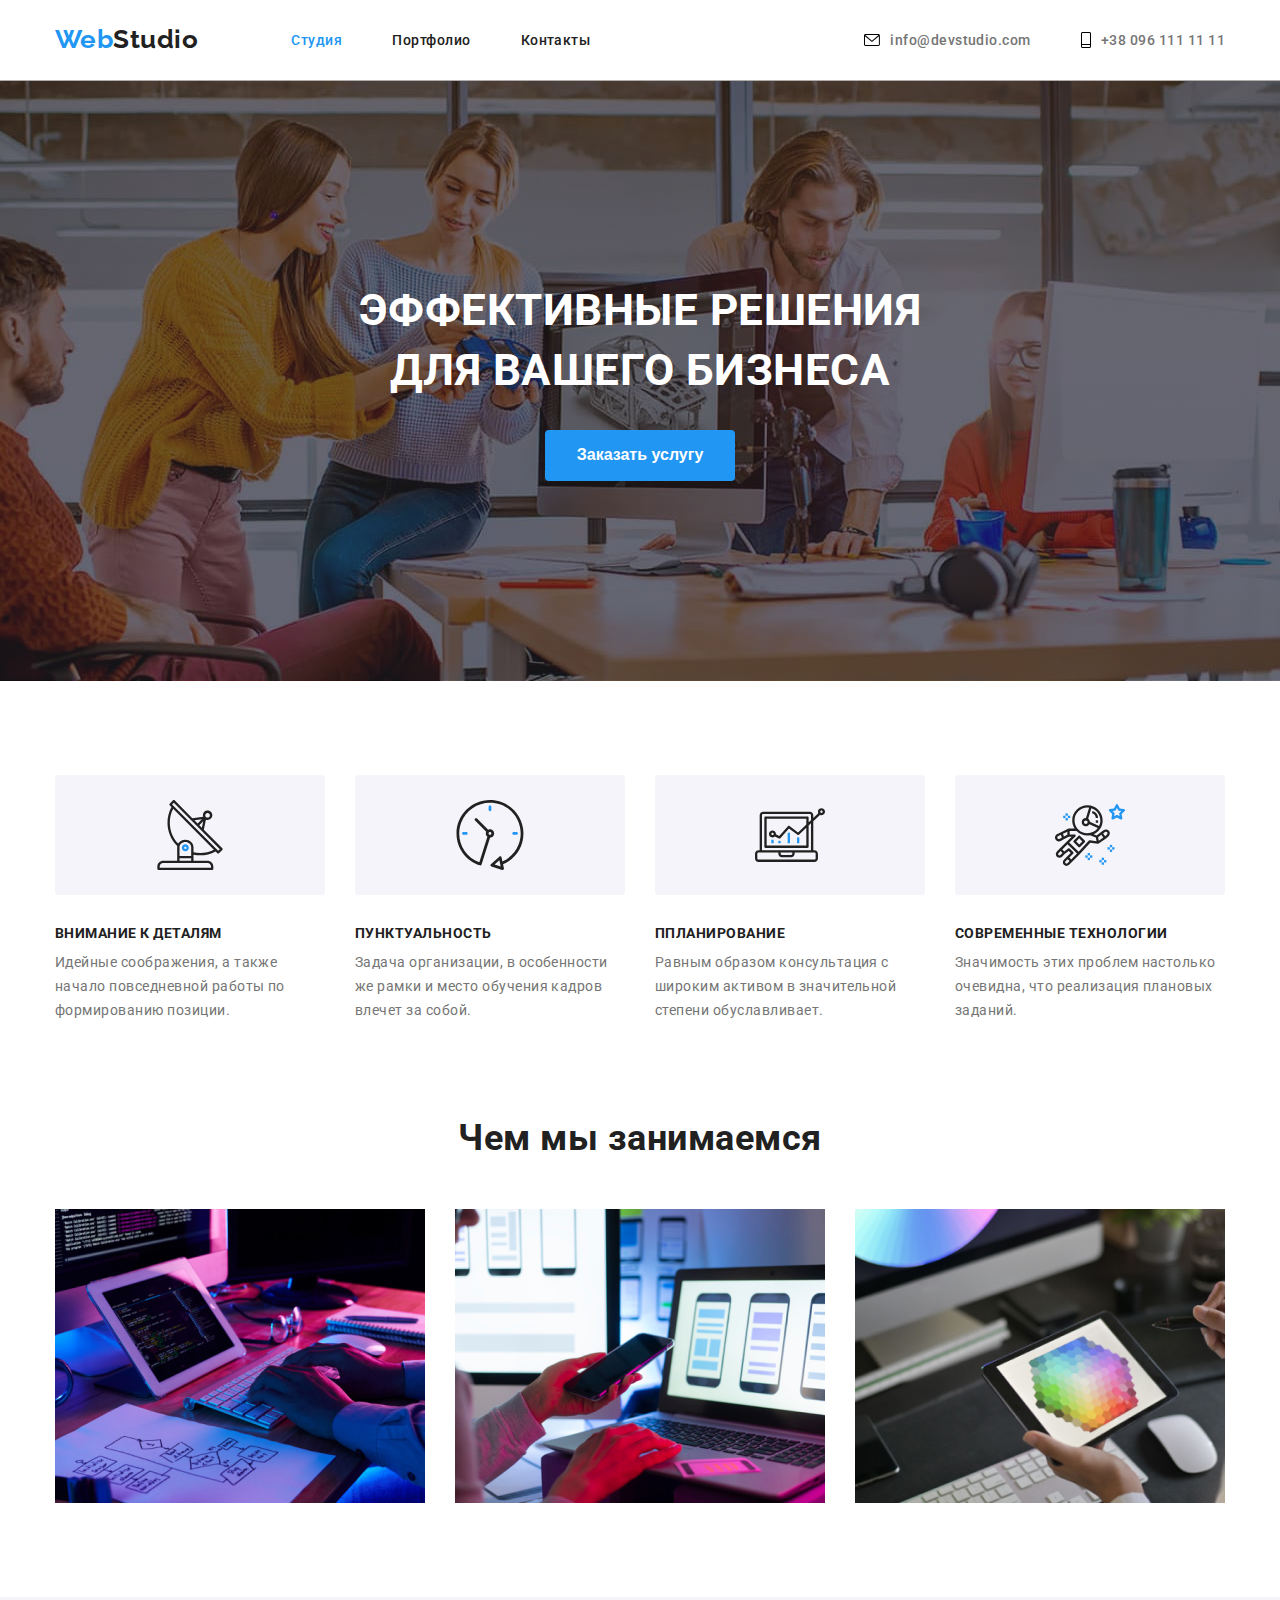
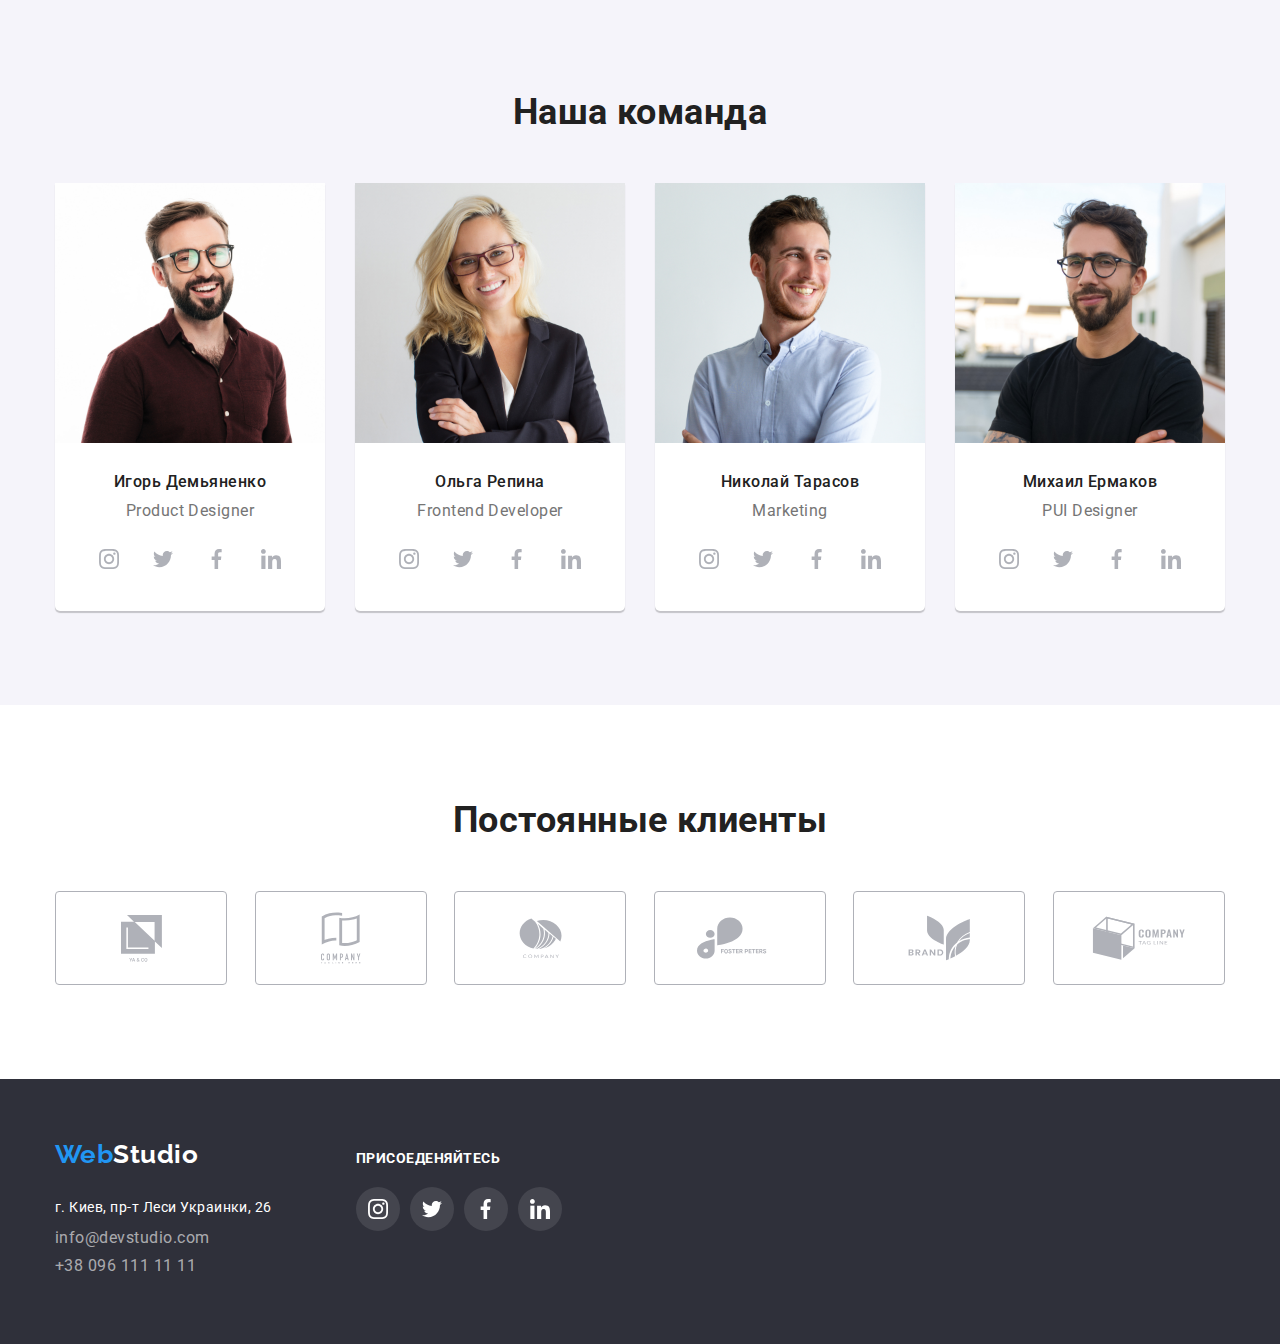
<file: index.html>
<!DOCTYPE html>
 <html lang="ru">
    <head>
        <meta charset="UTF-8">
        <meta http-equiv="X-UA-Compatible" content="IE=edge">
        <meta name="viewport" content="width=device-width, initial-scale=1.0">
        <title>WebStudio</title>
        <link rel="stylesheet" href="./css/modern-normalize.css">
        <link rel="preconnect" href="https://fonts.gstatic.com">
        <link href="https://fonts.googleapis.com/css2?family=Raleway:wght@700&family=Roboto:wght@400;500;700;900&display=swap"
            rel="stylesheet">
        <!-- font-family: 'Raleway', sans-serif;
                        font-family: 'Roboto', sans-serif; -->
        <link rel="stylesheet" href="./css/style.css">
    </head>

    <body>
        <header class="heder">
            <div class="container nav-row">                
                <a href="#" class="logo">Web<span class="logo-black">Studio</span></a>
                <nav class="nav">
                    <ul class="nav-list">
                        <li class="nav-item"><a href="./index.html" class="current link" >Студия</a></li>
                        <li class="nav-item"><a href="./portfolio.html" class="link" >Портфолио</a></li>
                        <li class="nav-item"><a href="#" class="link" >Контакты</a></li>
                    </ul>
                </nav>
                <ul class="mail-list">
                    <li class="mail-item">
                        <svg class="mail phone" width="16" height="12" >
                            <use href="./images/ikons/sprite.svg#icon-mail"></use>
                        </svg>
                        <a href="mail:info@devstudio.com" class="link">info@devstudio.com</a>
                    </li>
                    <li class="mail-item">
                        <svg class="mail letter" width="10" height="16" >
                            <use href="./images/ikons/sprite.svg#icon-phone"></use>
                        </svg>
                        
                        <a href="tel:+380961111111" class="link">+38 096 111 11 11</a>
                    </li>
                </ul>                               
            </div>        
        </header>

        <main>
               
            <section class="hero">
                <div class="overlay ">
                    <h1 class="hero-title">ЭФФЕКТИВНЫЕ РЕШЕНИЯ <br> ДЛЯ ВАШЕГО БИЗНЕСА</h1>
                    <button type="button" class="hero-button">Заказать услугу</button>
                </div>                
            </section>

            <section class="container">
                <ul class="care">                    
                    <li class="care-list">
                        <div class="care-ikons">
                            <svg class="mark">
                                <use href="./images/ikons/sprite.svg#icon-antenna"></use>
                            </svg>
                        </div>
                        <h3 class="title">ВНИМАНИЕ К ДЕТАЛЯМ</h3>
                        <p class="text">Идейные соображения, а также начало повседневной работы по формированию позиции.</p>
                    </li>
                    <li class="care-list">
                        <div class="care-ikons">
                            <svg class="mark">
                                <use  href="./images/ikons/sprite.svg#icon-clock"></use>
                            </svg>
                        </div>
                        <h3 class="title">ПУНКТУАЛЬНОСТЬ</h3>
                        <p class="text">Задача организации, в особенности же рамки и место обучения кадров влечет за собой.</p>
                    </li>
                    <li class="care-list">
                        <div class="care-ikons">
                            <svg class="mark">
                                <use href="./images/ikons/sprite.svg#icon-diagram"></use>
                            </svg>
                        </div>
                        <h3 class="title">ППЛАНИРОВАНИЕ</h3>
                        <p class="text">Равным образом консультация с широким активом в значительной степени обуславливает.</p>
                    </li>
                    <li class="care-list">
                        <div class="care-ikons">
                            <svg class="mark">
                                <use href="./images/ikons/sprite.svg#icon-astronaut"></use>
                            </svg>
                        </div>
                        <h3 class="title">СОВРЕМЕННЫЕ ТЕХНОЛОГИИ</h3>
                        <p class="text">Значимость этих проблем настолько очевидна, что реализация плановых заданий.</p>
                    </li>
                </ul>
            </section>
            
            <section class="container backdrop">
                
                <h2 class="title our-busyness">Чем мы занимаемся</h2>
                <ul class="busyness">
                    <li class="busyness-list">
                        <img src="./images/img.jpg" alt="desktop" width="370">
                    </li>
                    <li class="busyness-list">
                        <img src="./images/img1.jpg" alt="laptop" width="370">
                    </li>
                    <li class="busyness-list">
                        <img src="./images/img2.jpg" alt="tablet" width="370">
                    </li>
                </ul>
                
            </section>
            
            <section class="section-staff">
                <div class="staff">

                    <h2 class="title our-staff">Наша команда</h2>
                    <ul class="staff-row">
                        <li class="staff-list">
                            <img src="./images/photo.jpg" alt="employee" width="270">
                            <h4 class="staf-title">Игорь Демьяненко</h4>
                            <p class="text-stuff">Product Designer</p>
                            <ul class="ikons-list">
                                <li class="ikons-items">
                                    <a class="ikons" href="#">
                                        <svg class="icon">
                                            <use href="./images/ikons/sprite.svg#icon-instagram"></use>
                                        </svg>
                                    </a>
                                </li>
                                <li class="ikons-items">
                                    <a class="ikons" href="#"> 
                                        <svg class="icon">
                                        <use href="./images/ikons/sprite.svg#icon-tvitter"></use>
                                        </svg> 
                                    </a>
                                </li>
                                <li class="ikons-items">
                                    <a class="ikons" href="#"> 
                                        <svg class="icon">
                                        <use href="./images/ikons/sprite.svg#icon-facebook"></use>
                                        </svg>
                                    </a>
                                </li>
                                <li class="ikons-items">
                                    <a class="ikons" href="#"> 
                                        <svg class="icon">
                                        <use href="./images/ikons/sprite.svg#icon-linkedin"></use>
                                        </svg>
                                    </a>
                                </li>
                            </ul>
                        </li>
                        <li class="staff-list">
                            <img src="./images/photo1.jpg" alt="employee" width="270">
                            <h4 class="staf-title">Ольга Репина</h4>
                            <p class="text-stuff">Frontend Developer</p>
                            <ul class="ikons-list">
                                <li class="ikons-items">
                                    <a class="ikons" href="#">
                                        <svg class="icon">
                                            <use href="./images/ikons/sprite.svg#icon-instagram"></use>
                                        </svg>
                                    </a>
                                </li>
                                <li class="ikons-items">
                                    <a class="ikons" href="#">
                                        <svg class="icon">
                                            <use href="./images/ikons/sprite.svg#icon-tvitter"></use>
                                        </svg>
                                    </a>
                                </li>
                                <li class="ikons-items">
                                    <a class="ikons" href="#">
                                        <svg class="icon">
                                            <use href="./images/ikons/sprite.svg#icon-facebook"></use>
                                        </svg>
                                    </a>
                                </li>
                                <li class="ikons-items">
                                    <a class="ikons" href="#">
                                        <svg class="icon">
                                            <use href="./images/ikons/sprite.svg#icon-linkedin"></use>
                                        </svg>
                                    </a>
                                </li>
                            </ul>
                        </li>
                        <li class="staff-list">
                            <img src="./images/photo2.jpg" alt="employee" width="270">
                            <h4 class="staf-title">Николай Тарасов</h4>
                            <p class="text-stuff">Marketing</p>
                            <ul class="ikons-list">
                                <li class="ikons-items">
                                    <a class="ikons" href="#">
                                        <svg class="icon">
                                            <use href="./images/ikons/sprite.svg#icon-instagram"></use>
                                        </svg>
                                    </a>
                                </li>
                                <li class="ikons-items">
                                    <a class="ikons" href="#">
                                        <svg class="icon">
                                            <use href="./images/ikons/sprite.svg#icon-tvitter"></use>
                                        </svg>
                                    </a>
                                </li>
                                <li class="ikons-items">
                                    <a class="ikons" href="#">
                                        <svg class="icon">
                                            <use href="./images/ikons/sprite.svg#icon-facebook"></use>
                                        </svg>
                                    </a>
                                </li>
                                <li class="ikons-items">
                                    <a class="ikons" href="#">
                                        <svg class="icon">
                                            <use href="./images/ikons/sprite.svg#icon-linkedin"></use>
                                        </svg>
                                    </a>
                                </li>
                            </ul>
                        </li>
                        <li class="staff-list">
                            <img src="./images/photo3.jpg" alt="employee" width="270">
                            <h4 class="staf-title">Михаил Ермаков</h4>
                            <p class="text-stuff">PUI Designer</p>
                            <ul class="ikons-list">
                                <li class="ikons-items">
                                    <a class="ikons" href="#">
                                        <svg class="icon">
                                            <use href="./images/ikons/sprite.svg#icon-instagram"></use>
                                        </svg>
                                    </a>
                                </li>
                                <li class="ikons-items">
                                    <a class="ikons" href="#">
                                        <svg class="icon">
                                            <use href="./images/ikons/sprite.svg#icon-tvitter"></use>
                                        </svg>
                                    </a>
                                </li>
                                <li class="ikons-items">
                                    <a class="ikons" href="#">
                                        <svg class="icon">
                                            <use href="./images/ikons/sprite.svg#icon-facebook"></use>
                                        </svg>
                                    </a>
                                </li>
                                <li class="ikons-items">
                                    <a class="ikons" href="#">
                                        <svg class="icon">
                                            <use href="./images/ikons/sprite.svg#icon-linkedin"></use>
                                        </svg>
                                    </a>
                                </li>
                            </ul>
                        </li>
                    </ul>
                </div>
                </section>

                <section class="client">
                    <div class="container">
                        <h2 class="client-title">Постоянные клиенты</h2>
                        <ul class="client-list">
                            <li class="client-item">
                                <svg class="icon-client" width="41" height="47">
                                    <use class="client-logo" href="./images/ikons/sprite.svg#icon-yaco"></use>
                                </svg>
                            </li>
                            <li class="client-item">
                                <svg class="icon-client" width="40" height="52">
                                    <use href="./images/ikons/sprite.svg#icon-company" ></use>
                                </svg>
                            </li>
                            <li class="client-item">
                                <svg class="icon-client" width="43" height="42">
                                    <use href="./images/ikons/sprite.svg#icon-company2"></use>
                                </svg>
                            </li>
                            <li class="client-item">
                                <svg class="icon-client" width="86" height="auto">
                                    <use href="./images/ikons/sprite.svg#icon-foster"></use>
                                </svg>
                            </li>
                            <li class="client-item">
                                <svg class="icon-client" width="63" height="46">
                                    <use href="./images/ikons/sprite.svg#icon-brand"></use>
                                </svg>
                            </li>
                            <li class="client-item">
                                <svg class="icon-client" width="94" height="44">
                                    <use href="./images/ikons/sprite.svg#icon-tagline"></use>
                                </svg>
                            </li>
                        </ul>
                    </div>

                </section>
        
        </main>
        
        <footer>

            <div class="container  footer"> 
                 <div class="box-adres">
                    <a href="#" class="logo footer-logo">Web<span class="logo-white">Studio</span></a>
                    <address class="adress">
                        <ul class="adress-list">
                            <li class="adress-item">
                                <p class="text-adress"> г. Киев, пр-т Леси Украинки, 26</p>
                            </li>
                            <li class="address-link">
                                <a href="mail:info@devstudio.com">info@devstudio.com</a>
                            </li>
                            <li  class="address-link link-bottom">
                                <a href="tel:+380961111111">+38 096 111 11 11</a>
                            </li>
                        </ul>                
                    </address>
                </div>                              
                <section class="foter-ikons">
                    <h3 class="footer-title">ПРИСОЕДЕНЯЙТЕСЬ</h3>
                    <ul class="ikons-list">
                        <li class="ikons-items">
                            <a class="ikons" href="#">
                                <svg class="icon">
                                    <use href="./images/ikons/sprite.svg#icon-instagram"></use>
                                </svg>
                            </a>
                        </li>
                        <li class="ikons-items">
                            <a class="ikons" href="#">
                                <svg class="icon">
                                    <use href="./images/ikons/sprite.svg#icon-tvitter"></use>
                                </svg>
                            </a>
                        </li>
                        <li class="ikons-items">
                            <a class="ikons" href="#">
                                <svg class="icon">
                                    <use href="./images/ikons/sprite.svg#icon-facebook"></use>
                                </svg>
                            </a>
                        </li>
                        <li class="ikons-items">
                            <a class="ikons" href="#">
                                <svg class="icon">
                                    <use href="./images/ikons/sprite.svg#icon-linkedin"></use>
                                </svg>
                            </a>
                        </li>
                    </ul>
                    
                </section>              
            </div>         
                       
        </footer>
        
    </body>

 </html>
</file>
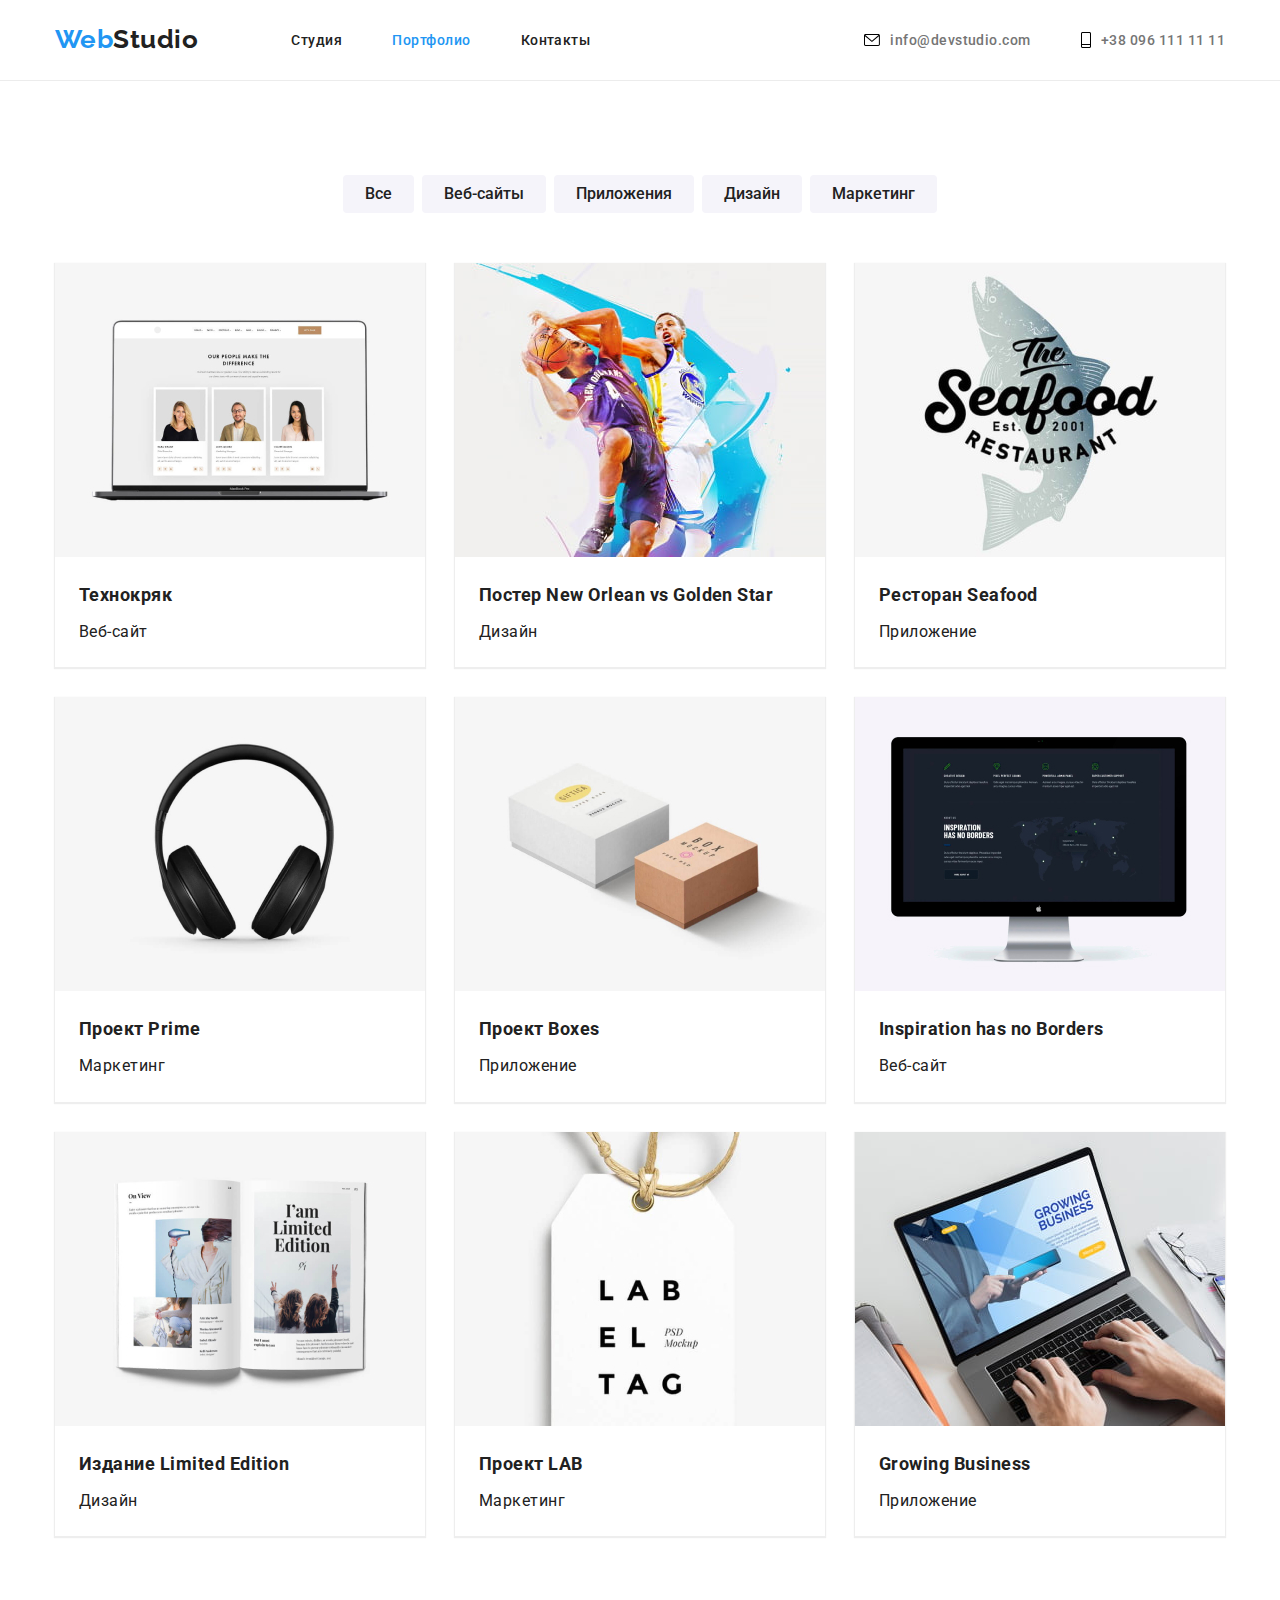
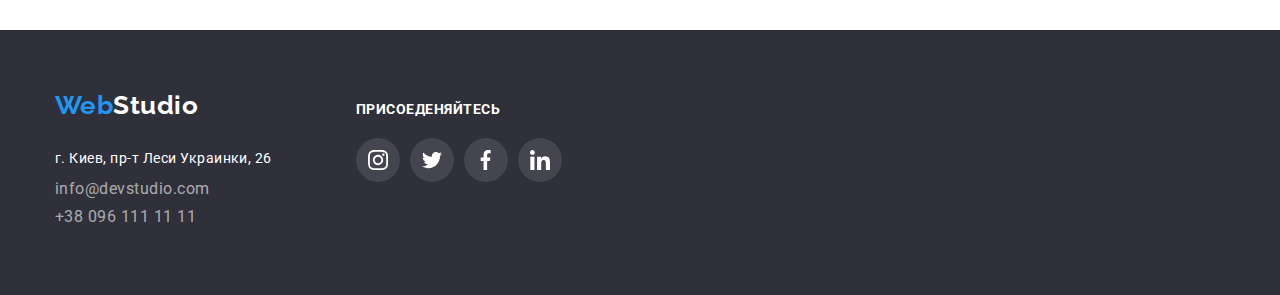
<file: portfolio.html>
<!DOCTYPE html>
 <html lang="ru">
    <head>
        <meta charset="UTF-8">
        <meta http-equiv="X-UA-Compatible" content="IE=edge">
        <meta name="viewport" content="width=device-width, initial-scale=1.0">
        <title>WebStudio</title>
        <link rel="stylesheet" href="./css/modern-normalize.css">
        <link rel="preconnect" href="https://fonts.gstatic.com">
        <link href="https://fonts.googleapis.com/css2?family=Raleway:wght@700&family=Roboto:wght@400;500;700;900&display=swap"
            rel="stylesheet">
            <!-- font-family: 'Raleway', sans-serif;
                font-family: 'Roboto', sans-serif; -->
        <link rel="stylesheet" href="./css/style.css">
    </head>

    <body>
        <header class="heder port-bord">
            <div class="container nav-row">
                <a href="#" class="logo">Web<span class="logo-black">Studio</span></a>
                <nav class="nav">
                    <ul class="nav-list">
                        <li class="nav-item"><a href="./index.html" class="link">Студия</a></li>
                        <li class="nav-item"><a href="./portfolio.html" class="current link">Портфолио</a></li>
                        <li class="nav-item"><a href="#" class="link">Контакты</a></li>
                    </ul>
                </nav>
                <ul class="mail-list">
                    <li class="mail-item">
                        <svg class="mail phone" width="16" height="12">
                            <use href="./images/ikons/sprite.svg#icon-mail"></use>
                        </svg>
                        <a href="mail:info@devstudio.com" class="link">info@devstudio.com</a>
                    </li>
                    <li class="mail-item">
                        <svg class="mail letter" width="10" height="16">
                            <use href="./images/ikons/sprite.svg#icon-phone"></use>
                        </svg>
                
                        <a href="tel:+380961111111" class="link">+38 096 111 11 11</a>
                    </li>
                </ul>
            </div>
        </header>

        <main>
           <section class="container-button">
               <div class="container">
                   <h2 hidden class="title">Навигация портфолио</h2>
                   <ul class="list-button">
                       <li class="item-button"><button type="button" >Все</button></li>
                       <li class="item-button"><button type="button" >Веб-сайты</button></li>
                       <li class="item-button"><button type="button" >Приложения</button></li>
                       <li class="item-button"><button type="button" >Дизайн</button></li>
                       <li class="item-button"><button type="button" >Маркетинг</button></li>
                    </ul>
                </div>
           </section> 
           <section class="portfolio">
               <div class="container">

                   <!-- <h2 hidden class="title">Портфолио</h2> -->
                   <ul class="portfolio-list">
                       <li class="portfolio-item">
                           <img src="./images/portfolio10.jpg" alt="laptop computer" width="370" height="294">
                           <div class="port-content">
                               <h3 class="item-title">Технокряк</h3>
                               <p class="item-text">Веб-сайт</p>
                            </div>
                        </li>
                        <li class="portfolio-item">
                            <img src="./images/portfolio11.jpg" alt="Two players in a ball jump" width="370" height="294">
                            <div class="port-content">
                                <h3 class="item-title">Постер New Orlean vs Golden Star</h3>
                                <p class="item-text">Дизайн</p>
                            </div>
                        </li>
                        <li class="portfolio-item">
                            <img src="./images/portfolio12.jpg" alt="logo of the restaurant Seafood" width="370" height="294">
                            <div class="port-content">
                                <h3 class="item-title">Ресторан Seafood</h3>
                                <p class="item-text">Приложение</p>
                            </div>
                        </li>
                        <li class="portfolio-item">
                            <img src="./images/portfolio13.jpg" alt="Headphones" width="370" height="294">
                            <div class="port-content">
                                <h3 class="item-title">Проект Prime</h3>
                                <p class="item-text">Маркетинг</p>
                            </div>
                        </li>
                        <li class="portfolio-item">
                            <img src="./images/portfolio14.jpg" alt="two boxes" width="370" height="294">
                            <div class="port-content">
                                <h3 class="item-title">Проект Boxes</h3>
                                <p class="item-text">Приложение</p>
                            </div>
                        </li>
                        <li class="portfolio-item">
                            <img src="./images/portfolio15.jpg" alt="computer monitor" width="370" height="294">
                            <div class="port-content">
                                <h3 class="item-title">Inspiration has no Borders</h3>
                                <p class="item-text">Веб-сайт</p>
                            </div>
                        </li>
                        <li class="portfolio-item">
                            <img src="./images/portfolio16.jpg" alt="journal Limited Edition" width="370" height="294">
                            <div class="port-content">
                                <h3 class="item-title">Издание Limited Edition</h3>
                                <p class="item-text">Дизайн</p>
                            </div>
                        </li>
                        <li class="portfolio-item">
                            <img src="./images/portfolio17.jpg" alt="plate with the LAB logo" width="370" height="294">
                            <div class="port-content">
                                <h3 class="item-title">Проект LAB</h3>
                                <p class="item-text">Маркетинг</p>
                            </div>
                        </li>
                        <li class="portfolio-item">
                            <img src="./images/portfolio18.jpg" alt="laptop computer" width="370" height="294">
                            <div class="port-content">
                                <h3 class="item-title">Growing Business</h3>
                                <p class="item-text">Приложение</p>
                            </div>
                        </li>                                              
                    </ul>
                </div>
                </section>           

        </main>
        
    <footer>
    
        <div class="container  footer">
            <div class="box-adres">
                <a href="#" class="logo footer-logo">Web<span class="logo-white">Studio</span></a>
                <address class="adress">
                    <ul class="adress-list">
                        <li class="adress-item">
                            <p class="text-adress"> г. Киев, пр-т Леси Украинки, 26</p>
                        </li>
                        <li class="address-link">
                            <a href="mail:info@devstudio.com">info@devstudio.com</a>
                        </li>
                        <li class="address-link link-bottom">
                            <a href="tel:+380961111111">+38 096 111 11 11</a>
                        </li>
                    </ul>
                </address>
            </div>
            <section class="foter-ikons">
                <h3 class="footer-title">ПРИСОЕДЕНЯЙТЕСЬ</h3>
                <ul class="ikons-list">
                    <li class="ikons-items">
                        <a class="ikons" href="#">
                            <svg class="icon">
                                <use href="./images/ikons/sprite.svg#icon-instagram"></use>
                            </svg>
                        </a>
                    </li>
                    <li class="ikons-items">
                        <a class="ikons" href="#">
                            <svg class="icon">
                                <use href="./images/ikons/sprite.svg#icon-tvitter"></use>
                            </svg>
                        </a>
                    </li>
                    <li class="ikons-items">
                        <a class="ikons" href="#">
                            <svg class="icon">
                                <use href="./images/ikons/sprite.svg#icon-facebook"></use>
                            </svg>
                        </a>
                    </li>
                    <li class="ikons-items">
                        <a class="ikons" href="#">
                            <svg class="icon">
                                <use href="./images/ikons/sprite.svg#icon-linkedin"></use>
                            </svg>
                        </a>
                    </li>
                </ul>
    
            </section>
        </div>
    
    </footer>
        
    </body>

 </html>
</file>
<file: css/style.css>
:root {
  --color-accent: rgba(33, 150, 243, 1);
  --color-title: rgba(33, 33, 33, 1);
  --color-text: rgba(117, 117, 117, 1);
  --color-white: #ffffff;
  --background-footer: rgba(47, 48, 58, 1);
  --background-section-1: #e5e5e5;
  --background-section-2: #f5f4fa;
  --fill-icons: rgba(175, 177, 184, 1);
}

.container {
  width: 1170px;
  padding-left: 15px;
  padding-right: 15px;
  margin: 0 auto;
  background: var(--color-white);
}

/* heder style */
.heder {
  background: var(--color-white);
}
.nav-row {
  display: flex;
  align-items: center;
}
.logo {
  font-family: Raleway;
  font-weight: bold;
  font-size: 26px;
  line-height: 1.174;
  color: var(--color-accent);
  padding-top: 24px;
  padding-bottom: 25px;
}
.logo-black {
  color: var(--color-title);
}
.logo-white {
  color: var(--color-white);
}
.nav {
  margin-left: 93px;
}
.nav-list {
  font-weight: 500;
  font-size: 14px;
  line-height: 1.172;
  display: flex;
}

.nav-list .nav-item + .nav-item {
  margin-left: 50px;
}
.link {
  padding-top: 32px;
  padding-bottom: 32px;
  display: block;
}
.nav-list a:hover,
.nav-list a:focus {
  color: var(--color-accent);
}
/* current подсветка текущей страницы */
.nav-list .nav-item .current {
  color: var(--color-accent);
}

.mail-list {
  font-weight: 500;
  font-size: 14px;
  line-height: 1.172;
  color: var(--color-text);
  display: flex;
  align-items: center;
  margin-left: auto;
}
.mail-list .mail-item + .mail-item {
  padding-left: 50px;
}
.mail-item:hover {
  color: var(--color-accent);
  fill: var(--color-accent);
}
.mail-item {
  display: flex;
  align-items: center;
}
.mail-item a {
  margin-left: 10px;
  fill: var(--color-text);
}

/* main style */
main {
  background: var(--color-white);
}

.overlay {
  max-width: 1600px;
  padding: 200px 0;
  margin-left: auto;
  margin-right: auto;
  text-align: center;
  background-image: linear-gradient(
      to bottom,
      rgba(58, 50, 47, 0.4),
      rgba(47, 48, 58, 0.4)
    ),
    url(../images/background.jpg);
  background-repeat: no-repeat;
  background-position: center;
}

.hero-title {
  font-family: Roboto;
  font-size: 44px;
  line-height: 1.364;
  color: var(--color-white);

  margin-bottom: 30px;
}
button {
  border: none;
  outline: none;
  background: var(--color-accent);
  color: var(--color-white);
  border-radius: 4px;
  cursor: pointer;
}
.hero-button {
  font-weight: bold;
  font-size: 16px;
  line-height: 1.9;
  padding: 10px 32px;
}
.hero-button:hover,
.hero-button:focus {
  box-shadow: 0 0 0 4px var(--color-accent);
  border-radius: 1px;
}

/* care style */
.care-list {
  width: 270px;
}
.care {
  display: flex;
  padding-top: 94px;
  padding-bottom: 94px;
  justify-content: space-between;
}
.care-ikons {
  width: 270px;
  height: 120px;
  margin-bottom: 30px;
  background: rgba(245, 244, 250, 1);
  border-radius: 4px;
  display: flex;
  justify-content: center;
  align-items: center;
}

.care-list .title {
  font-weight: bold;
  font-size: 14px;
  line-height: 1.172;
  margin-bottom: 10px;
}
.mark {
  width: 70px;
  height: 70px;
}

.busyness {
  display: flex;
  padding-bottom: 94px;
}
.busyness .busyness-list + .busyness-list {
  margin-left: 30px;
}
.our-busyness {
  padding-bottom: 50px;
}
.container .our-busyness {
  font-weight: bold;
  font-size: 36px;
  line-height: 1.172;
  text-align: center;
}
.section-staff {
  background: var(--background-section-2);
}
.staff {
  width: 1170px;
  padding-left: 15px;
  padding-right: 15px;
  margin: 0 auto;
  text-align: center;
}
.staff-row {
  display: flex;
  padding-bottom: 94px;
  justify-content: space-between;
}
.staff-list {
  border-bottom-left-radius: 5px;
  border-bottom-right-radius: 5px;
  background: var(--color-white);
  box-shadow: 0 2px 1px 0 rgba(0, 0, 0, 0.2);
  padding-bottom: 30px;
}

.staf-title {
  font-weight: 500;
  font-size: 16px;
  line-height: 1.172;
  padding-top: 30px;
  margin-bottom: 10px;
}
.staff .our-staff {
  font-weight: bold;
  font-size: 36px;
  line-height: 1.172;
  padding-top: 94px;
  padding-bottom: 50px;
}
.text {
  color: rgba(117, 117, 117, 1);
  font-size: 14px;
  line-height: 1.71;
}
.text-stuff {
  font-size: 16px;
  line-height: 1.172;
  color: rgba(117, 117, 117, 1);
}
.ikons-list {
  padding: 16px 32px 0;
  margin-bottom: 0;
  display: flex;
  justify-content: space-between;
}
.icon {
  width: 20px;
  height: 20px;
}
.ikons {
  width: 44px;
  height: 44px;
  fill: var(--fill-icons);
  background: white;
  border-radius: 50%;
  display: flex;
  justify-content: center;
  align-items: center;
}
.ikons:hover {
  fill: white;
  background: var(--color-accent);
}

.client-list {
  display: flex;
  justify-content: space-between;
  padding-bottom: 94px;
}
.client-item {
  width: 170px;
  height: 92px;
  border: 1px solid var(--fill-icons);
  border-radius: 4px;
  display: flex;
  justify-content: center;
  align-items: center;
  fill: var(--fill-icons);
}
.client-item:hover {
  fill: var(--color-accent);
  border: 1px solid var(--color-accent);
}
.client-title {
  font-weight: bold;
  font-size: 36px;
  line-height: 1.172;
  text-align: center;
  padding-top: 94px;
  padding-bottom: 50px;
}
.icon-footer {
  width: 106px;
  height: 60px;
}
.client-logo {
  width: 106px;
  height: 60px;
}

/* portfolio style */
.port-bord {
  border-bottom: 1px solid #ececec;
}

.container-button {
  padding-top: 94px;
  padding-bottom: 50px;
}
.container-button button {
  font-family: 'Roboto';
  font-weight: 500;
  background: rgba(245, 244, 250, 1);
  color: rgba(33, 33, 33, 1);
  display: flex;
  justify-content: space-between;
  font-size: 16px;
  line-height: 1.6;
  padding: 6px 22px;
}
.container-button button:hover,
.container-button button:focus {
  color: var(--color-white);
  background: var(--color-accent);
  box-shadow: 0px 3px 1px rgba(0, 0, 0, 0.1), 0px 1px 2px rgba(0, 0, 0, 0.08),
    0px 2px 2px rgba(0, 0, 0, 0.12);
}
.list-button {
  display: flex;
  justify-content: center;
}
.list-button .item-button + .item-button {
  margin-left: 8px;
}

.portfolio-list {
  display: flex;
  flex-wrap: wrap;

  padding-bottom: 94px;
}
.portfolio-item {
  margin-right: 30px;
  margin-bottom: 30px;
  box-shadow: 0 1px 1px 1px #eeeeee;
}
.portfolio-item:hover {
  box-shadow: 1px 4px 6px 0px rgba(0, 0, 0, 0.16);
}
.portfolio .container {
  background: var(--color-white);
}
.portfolio-item:nth-child(3n) {
  margin-right: 0;
}
.portfolio-item:nth-last-child(-n + 3) {
  margin-bottom: 0;
}
.port-content {
  padding: 20px 24px;
}
.item-title {
  font-weight: bold;
  font-size: 18px;
  line-height: 2;
  margin-bottom: 4px;
}
.item-text {
  font-style: normal;
  font-weight: normal;
  font-size: 16px;
  line-height: 1.9;
}
/* footer style */
.footer {
  display: flex;
}
.box-adres {
  width: 231px;
}
.text-adress {
  font-size: 14px;
  line-height: 1.72;
  color: var(--color-white);
  padding-bottom: 9px;
}
.address-link {
  color: rgba(255, 255, 255, 0.6);
  margin-bottom: 9px;
}
.address-link:hover {
  color: var(--color-white);
}
footer {
  background: var(--background-footer);
}

footer .container {
  background: inherit;
  padding-top: 36px;
  padding-bottom: 60px;
  display: flex;
  align-items: baseline;
}

.footer-logo {
  display: block;
}
.adress-list {
  font-style: normal;
}
.foter-ikons {
  width: 206px;
  margin-left: 70px;
}
.footer-title {
  font-weight: bold;
  font-size: 14px;
  line-height: 1.172;
  margin-bottom: 20px;
  color: #ffffff;
}
.foter-ikons .ikons {
  background: rgba(255, 255, 255, 0.1);
  fill: white;
}
.foter-ikons .ikons:hover {
  background: var(--color-accent);
}
.foter-ikons .ikons-list {
  padding: 0;
}
</file>
